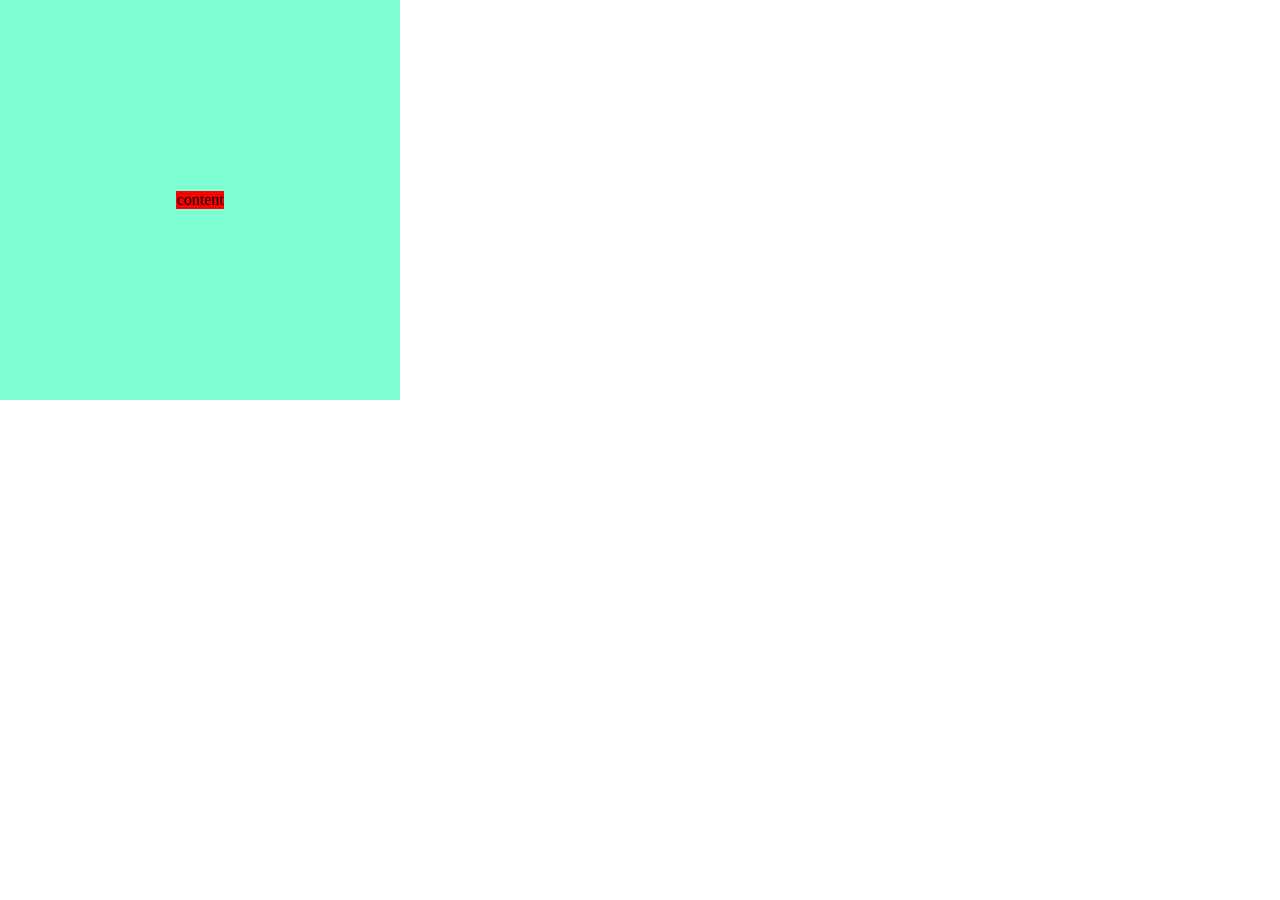
<file: index.html>
<!DOCTYPE html>
<html>

<head lang="en">
    <meta charset="UTF-8">
    <title></title>
    <link rel="stylesheet" type="text/css" href="style.css">
</head>
<style>
    .main {
        background-color: aquamarine;
        width: 400px;
        height: 400px;

        /* 关键代码 */
        display: flex;

        /* 垂直居中 */
        align-items: center;

        /* 水平居中 */
        justify-content: center;
    }

    .content {
        background-color: red;

        /* 关键代码 */

        /* 垂直居中 */

        /* 水平居中 */
    }
</style>

<body>
    <div class="body">
        <!-- css水平垂直居中 -->
        <div class="main">
            <div class="content">content</div>
        </div>
        <!-- <div class="header"></div>
        <div class="section">
            <div class="left">
                <p>9999</p>
                <p>9999</p>
                <p>9999</p>
                <p>9999</p>
                <p>9999</p>
                <p>9999</p>
                <p>9999</p>
                <p>9999</p>
                <p>9999</p>
                <p>9999</p>
                <p>9999</p>
                <p>9999</p>
                <p>9999</p>
                <p>9999</p>
                <p>9999</p>
                <p>9999</p>
                <p>9999</p>
                <p>9999</p>
                <p>9999</p>
                <p>9999</p>
                <p>9999</p>
                <p>9999</p>
                <p>9999</p>
                <p>9999</p>
            </div>
            <div class="right">right</div>
        </div>
        <div class="footer"></div> -->
    </div>
</body>

</html>
</file>
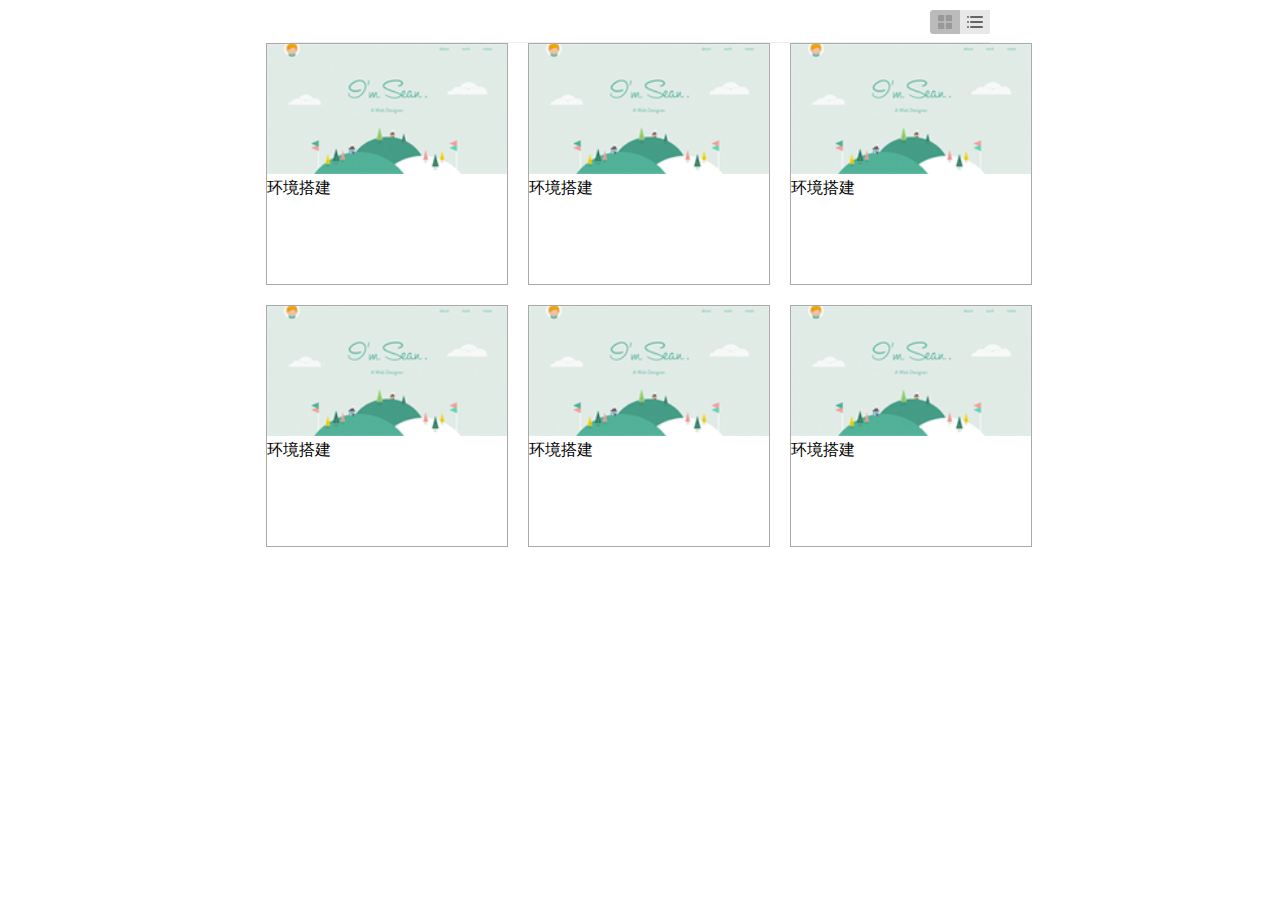
<file: ListStyle/index.html>
<!DOCTYPE html>
<html>
<head lang="en">
    <meta charset="UTF-8">
    <title></title>
    <link rel="stylesheet" type="text/css" href="style.css">
    <script src="jquery-2.1.1.min.js"></script>
    <script src="app.js"></script>
</head>
<body>
    <div class="box">
        <div class="list-box">
            <ul class="list">
                <li class="list-1" id="list-1" style="background-position: 0px -26px"></li>
                <li class="list-2" id="list-2" style="background-position: -30px -26px"></li>
            </ul>
        </div>
        <div>
            <ul class="changelist">
                <li class="list-1-o">
                    <div class="lesson-info">
                        <img src="lesson.png" style="width: 240px">
                        <span>环境搭建</span>
                    </div>
                </li>
                <li class="list-1-o">
                    <div class="lesson-info">
                        <img src="lesson.png" style="width: 240px">
                        <span>环境搭建</span>
                    </div>
                </li>
                <li class="list-1-o">
                    <div class="lesson-info">
                        <img src="lesson.png" style="width: 240px">
                        <span>环境搭建</span>
                    </div>
                </li>
                <li class="list-1-o">
                    <div class="lesson-info">
                        <img src="lesson.png" style="width: 240px">
                        <span>环境搭建</span>
                    </div>
                </li>
                <li class="list-1-o">
                    <div class="lesson-info">
                        <img src="lesson.png" style="width: 240px">
                        <span>环境搭建</span>
                    </div>
                </li>
                <li class="list-1-o">
                    <div class="lesson-info">
                        <img src="lesson.png" style="width: 240px">
                        <span>环境搭建</span>
                    </div>
                </li>
            </ul>
        </div>
    </div>

</body>
</html>
</file>
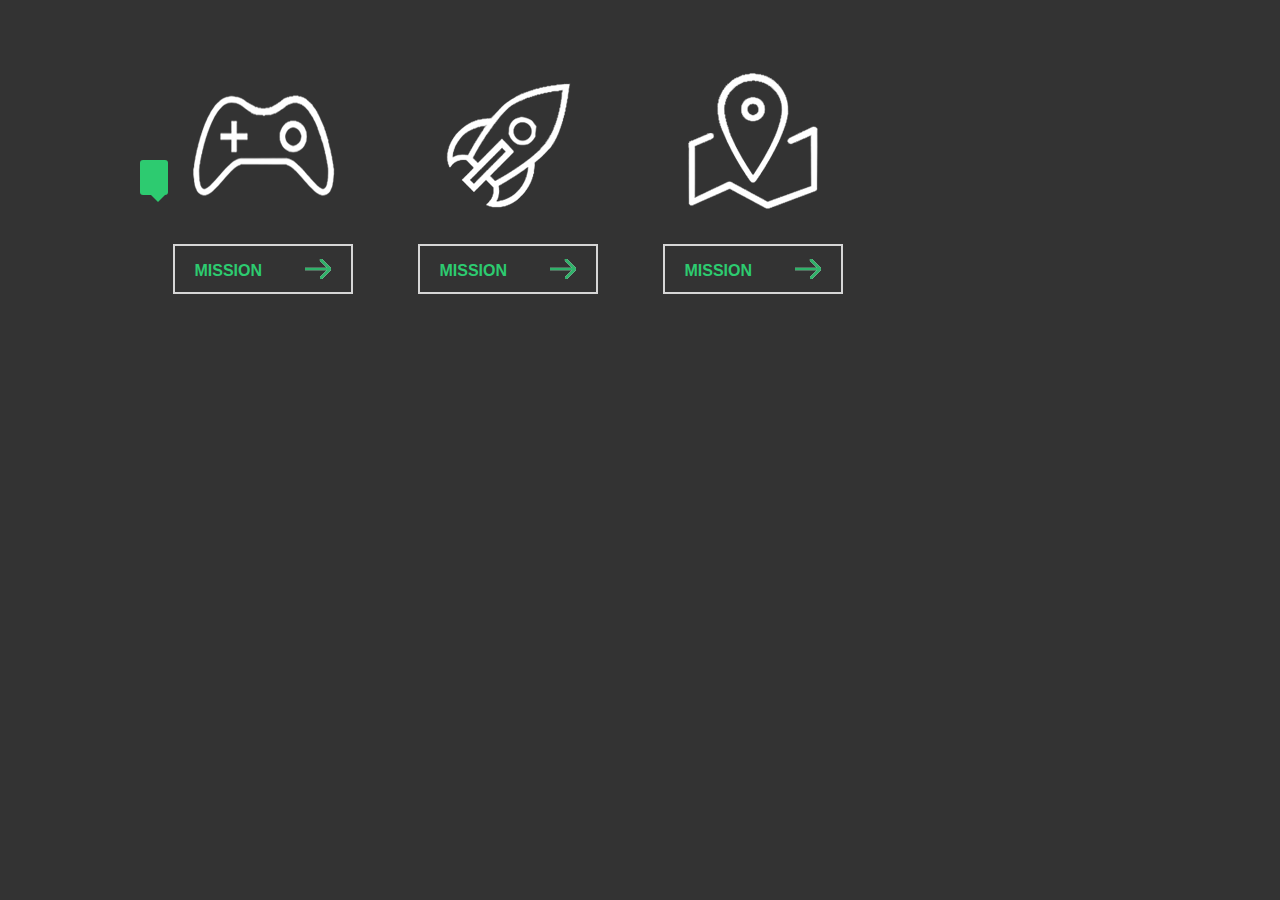
<file: MyGhost/index.html>
<!DOCTYPE html>
<html>
<head lang="en">
    <meta charset="UTF-8">
    <title></title>

    <!--
     主要知识点：
     1.transform
     2.transition
     3.box-sizing
     4.border-radius
    -->
    <link rel="stylesheet" type="text/css" href="style.css">
    <script src="jquery-2.1.1.min.js"></script>
</head>
<body>
    <div class="box">
        <div class="link link-miss">
            <span class="icon"></span>
            <a href="#" class="button" data-title="My mission is clear">
                <span class="line line-top"></span>
                <span class="line line-left"></span>
                <span class="line line-right"></span>
                <span class="line line-bottom"></span>
                MISSION
            </a>
        </div>
        <div class="link link-play">
            <span class="icon"></span>
            <a href="#" class="button" data-title="This is my palyground">
                <span class="line line-top"></span>
                <span class="line line-left"></span>
                <span class="line line-right"></span>
                <span class="line line-bottom"></span>
                MISSION
            </a>
        </div>
        <div class="link link-touch">
            <span class="icon"></span>
            <a href="#" class="button" data-title="Lets do something together">
                <span class="line line-top"></span>
                <span class="line line-left"></span>
                <span class="line line-right"></span>
                <span class="line line-bottom"></span>
                MISSION
            </a>
        </div>
        <div class="tip">
            <em></em>
            <span></span>
        </div>
    </div>
    <script>
        $(function(){
            $(".link .button").hover(function(){
                var title = $(this).attr("data-title");
                $(".tip em").text(title);
                var pos= $(this).offset().left;
                var dis = ($(".tip").outerWidth()-$(this).outerWidth())/2;
                var f = pos-dis;
                //从top 195->160向下移动
                $(".tip").css({"left":f+"px"}).animate({"top":195,"opacity":1},300);
            },function(){
                //鼠标移出去回调
              $(".tip").animate({"top":160,"opacity":0},300);
            })
        })
    </script>
</body>
</html>
</file>
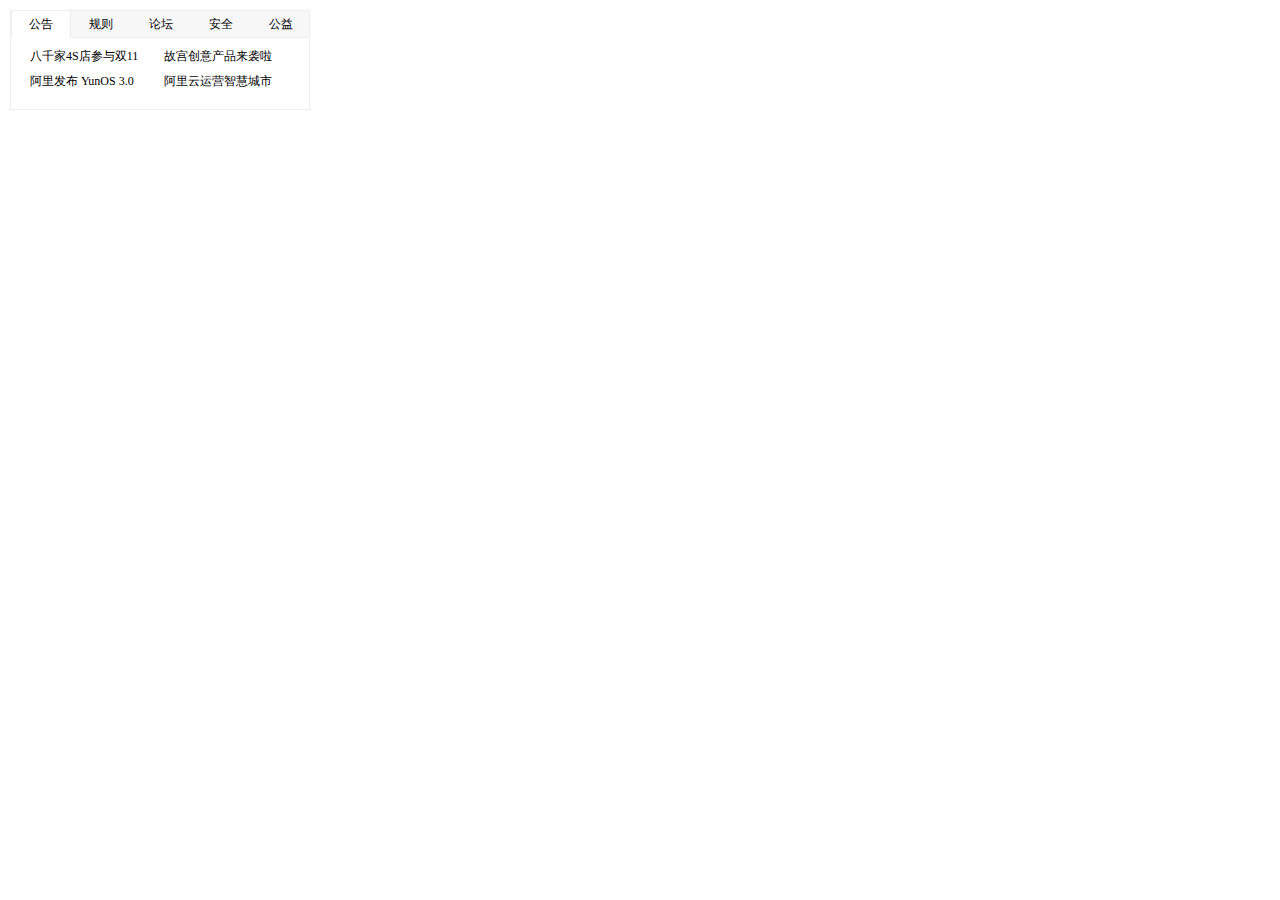
<file: MyTab/index.html>
<!DOCTYPE html>
<html>
<head lang="en">
    <meta charset="UTF-8">
    <title>Tab切换</title>
    <link type="text/css" rel="stylesheet" href="style.css">
    <script src="app.js"></script>
</head>
<body>
    <div class="tab"  id="tab">
        <div class="tab-title" id = "tab-title">
            <ul>
                <li class="select">
                    <a href="#">公告</a>
                </li>
                <li>
                    <a href="#">规则</a>
                </li>
                <li>
                    <a href="#">论坛</a>
                </li>
                <li>
                    <a href="#">安全</a>
                </li>
                <li>
                    <a href="#">公益</a>
                </li>
            </ul>
        </div>
        <div class="tab-content" id="tab-content">
            <div class="tabct" style="display: block">
                <ul>
                    <li>
                        <a href="#">八千家4S店参与双11</a>
                    </li>
                    <li>
                        <a href="#">故宫创意产品来袭啦</a>
                    </li>
                    <li>
                        <a href="#">阿里发布 YunOS 3.0</a>
                    </li>
                    <li>
                        <a href="#">阿里云运营智慧城市</a>
                    </li>
                </ul>
            </div>
            <div class="tabct"  style="display: none">
                <ul>
                    <li>
                        <a href="#">谨防假冒客服诱导退款</a>
                    </li>
                    <li>
                        <a href="#">八千家4S店参与双11</a>
                    </li>
                    <li>
                        <a href="#">八千家4S店参与双11</a>
                    </li>
                    <li>
                        <a href="#">八千家4S店参与双11</a>
                    </li>
                </ul>
            </div>
            <div class="tabct" style="display: none">
                <ul>
                    <li>
                        <a href="#">八千家4S店参与双11</a>
                    </li>
                    <li>
                        <a href="#">八千家4S店参与双11</a>
                    </li>
                    <li>
                        <a href="#">八千家4S店参与双11</a>
                    </li>
                    <li>
                        <a href="#">八千家4S店参与双11</a>
                    </li>
                </ul>
            </div>
            <div class="tabct" style="display: none">
                <ul>
                    <li>
                        <a href="#">八千家4S店参与双11</a>
                    </li>
                    <li>
                        <a href="#">八千家4S店参与双11</a>
                    </li>
                    <li>
                        <a href="#">八千家4S店参与双11</a>
                    </li>
                    <li>
                        <a href="#">八千家4S店参与双11</a>
                    </li>
                </ul>
            </div>
            <div class="tabct" style="display: none">
                <ul>
                    <li>
                        <a href="#">八千家4S店参与双11</a>
                    </li>
                    <li>
                        <a href="#">八千家4S店参与双11</a>
                    </li>
                    <li>
                        <a href="#">八千家4S店参与双11</a>
                    </li>
                    <li>
                        <a href="#">八千家4S店参与双11</a>
                    </li>
                </ul>
            </div>
        </div>
    </div>
</body>
</html>
</file>
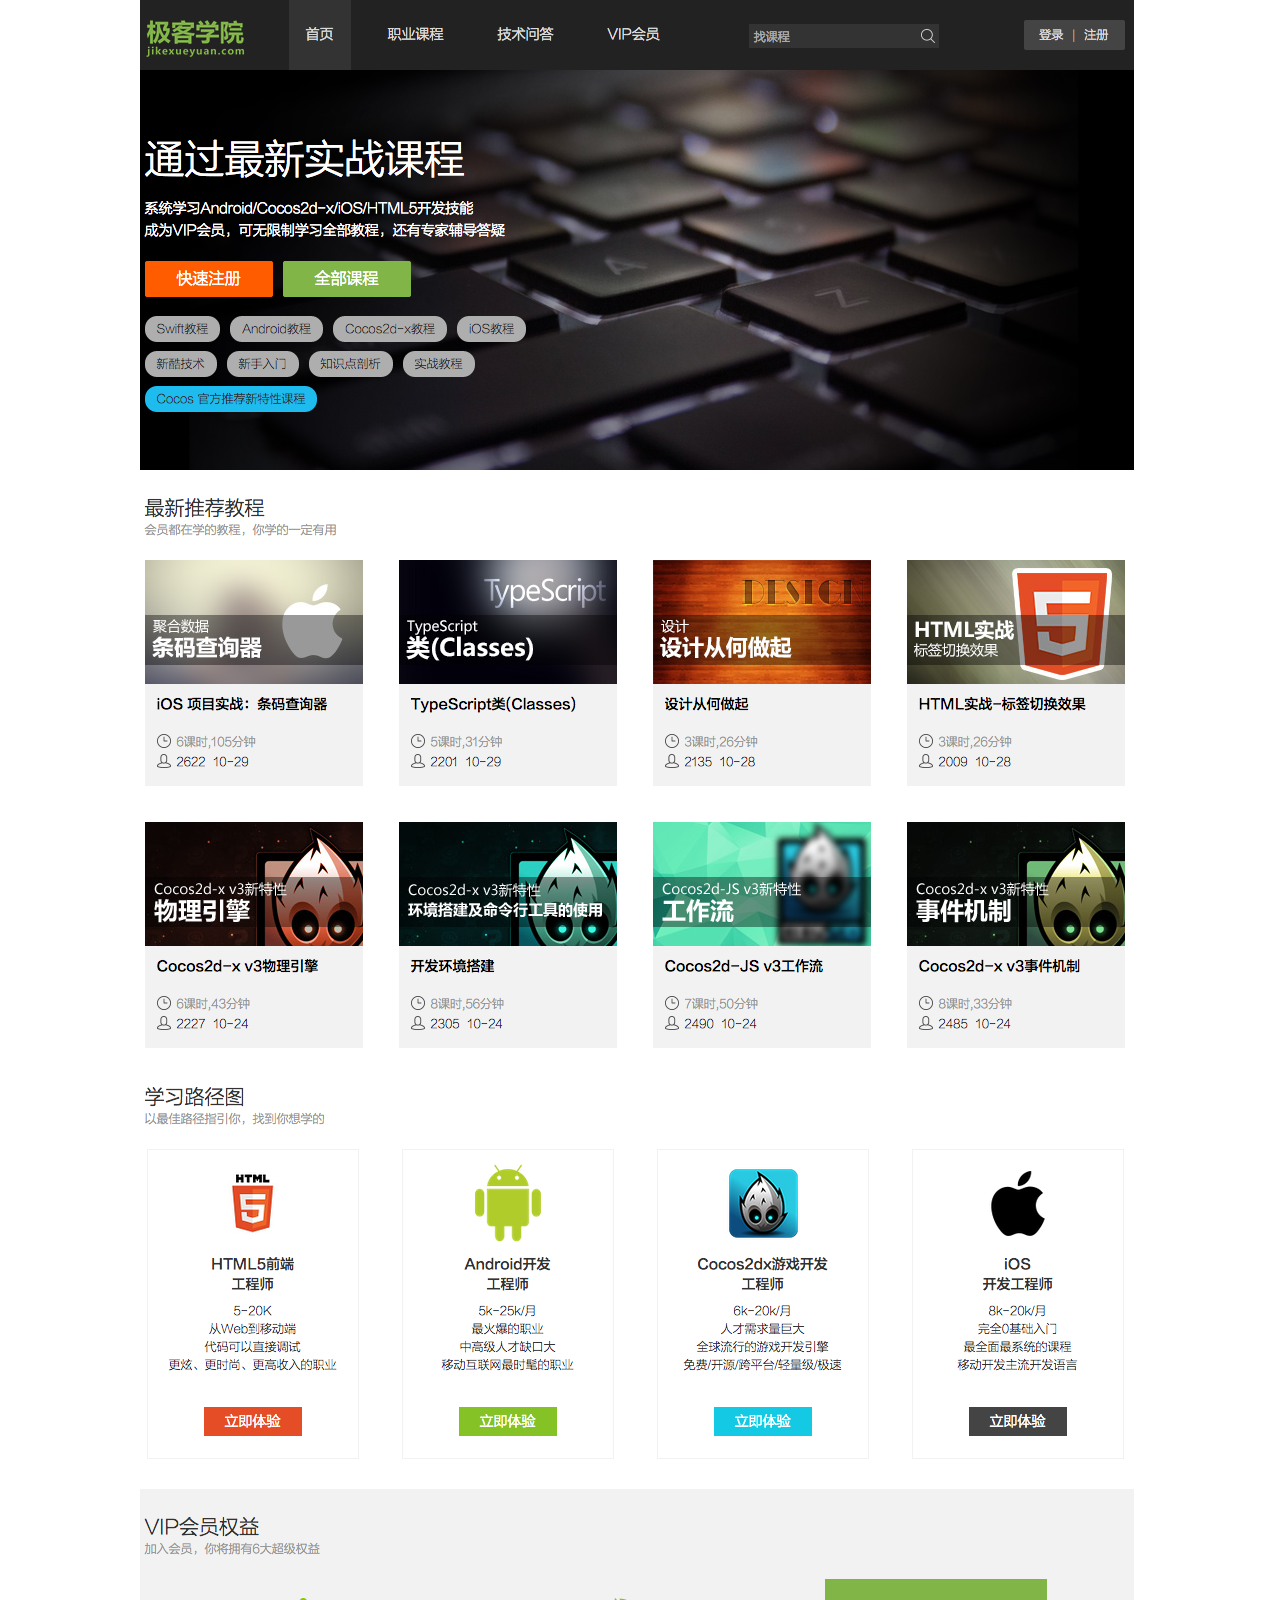
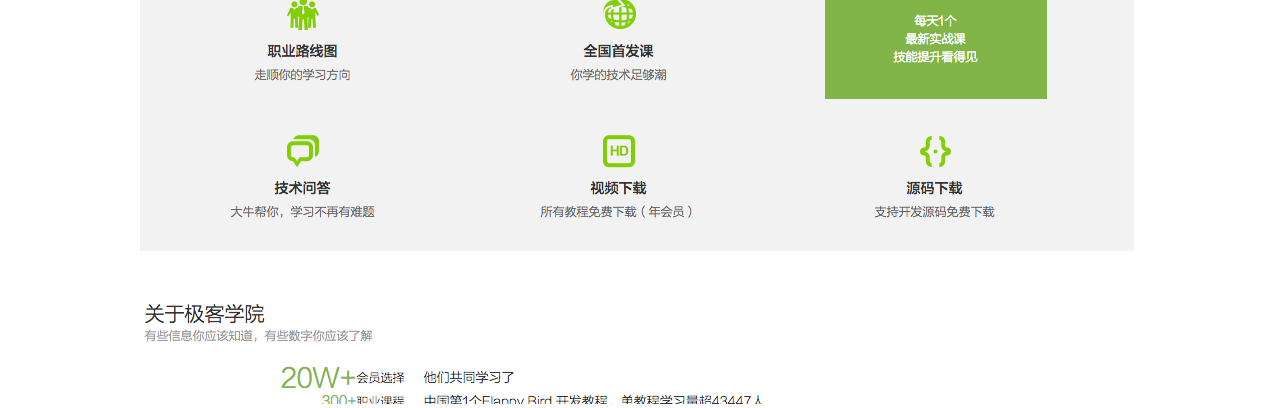
<file: Top/index.html>
<!DOCTYPE html>
<html>
<head lang="en">
    <meta charset="UTF-8">
    <title></title>
    <link rel="stylesheet" type="text/css" href="style.css">
    <script src="app.js"></script>
</head>
<body>
    <div class="box">
        <img src="jkxy.png">
    </div>
    <a style="display: none" href="javascript:;" class="btn" title="回到顶端" id="btn"></a>
</body>
</html>
</file>
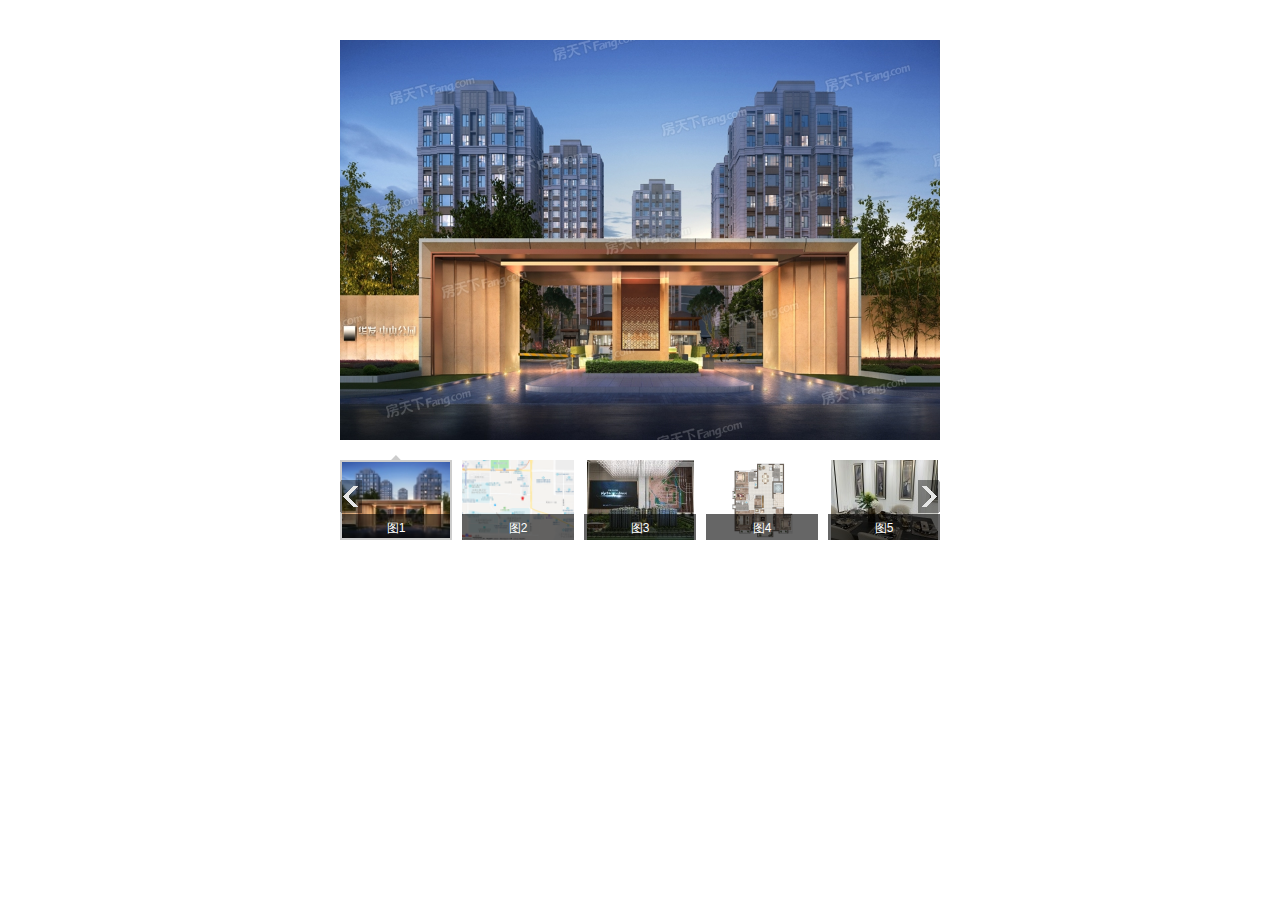
<file: Html/carousel.html>
<!DOCTYPE html>
<html lang="en">

<head>
    <meta charset="UTF-8">
    <meta name="viewport" content="width=device-width, initial-scale=1.0">
    <title>Carousel</title>
    <link rel="stylesheet" href="../css/reset.css">
</head>
<style>
    .box-content {
        width: 600px;
        margin: 40px auto;
    }

    .carousel-show {
        margin-bottom: 20px;
    }

    .carousel-show .item-list,
    .carousel-show .item-list .banner-position {
        position: relative;
        width: 600px;
        height: 400px;
        overflow: hidden;
    }

    .carousel-show .item-list li {
        display: none;
        position: absolute;
        top: 0;
        left: 0;
        width: 600px;
        height: 400px;
        background-color: #ddd;
    }

    .carousel-show .item-list img {
        position: absolute;
        top: 0;
        left: 0;
        right: 0;
        bottom: 0;
        height: 400px;
        margin: auto;

    }

    .carousel-wrap {
        position: relative;
        width: 600px;
        height: 80px;
    }

    .carousel-wrap .current {
        position: absolute;
        left: 0;
        top: -5px;
        width: 112px;
        height: 85px;
        background: url("../images/carousel-cur.png") no-repeat center center;
        cursor: pointer;
        z-index: 103;
    }

    .carousel-container {
        position: relative;
        width: 600px;
        height: 80px;
        text-align: center;
        overflow: hidden;
    }

    .carousel-container .carousel-list {
        position: absolute;
        width: 800px;
        height: 80px;
        left: 0;
    }

    .carousel-container .carousel-list li {
        position: relative;
        float: left;
        cursor: pointer;
        width: 112px;
        height: 80px;
        margin-right: 10px;
        overflow: hidden;
    }

    .carousel-container .carousel-list li em {
        position: absolute;
        bottom: 0;
        left: 0;
        width: 112px;
        height: 26px;
        background-color: #000;
        opacity: 0.6;
        z-index: 102;
    }

    .carousel-container .carousel-list li p {
        position: absolute;
        bottom: 0;
        width: 112px;
        height: 26px;
        line-height: 26px;
        text-align: center;
        z-index: 103;
    }

    .carousel-container .carousel-list li p a {
        color: #fff;
        font-size: 12px;
    }

    .carousel-container .carousel-list li img {
        position: absolute;
        top: 0;
        left: 0;
        right: 0;
        bottom: 0;
        margin: auto;
        height: 80px;
        z-index: 100;
    }

    .carousel-container .carousel-list li img:hover {
        transform: scale(1.05);
        transition: all .3s ease;
        -webkit-transition: all .3s ease;
        -moz-transition: all .3s ease;
        -ms-transition: all .3s ease;
        -o-transition: all .3s ease;
    }

    .carousel-container .arrow {
        position: absolute;
        width: 22px;
        height: 33px;
        z-index: 104;
        background: url("../images/arrow.png");
    }

    .carousel-container .arrow.next {
        background-position: -23px 0;
        top: 20px;
        right: 0;
    }

    .carousel-container .arrow.next:hover {
        background-position: -23px -34px;
    }

    .carousel-container .arrow.previous {
        background-position: 0 0;
        top: 20px;
        left: 0;
    }

    .carousel-container .arrow.previous:hover {
        background-position: 0 -34px;
    }

    .carousel-container .current {
        position: absolute;
        left: 0;
        width: 114px;
        height: 84px;
        border: 2px solid #ddd;
    }
</style>

<body>
    <div class="box-content">
        <div class="carousel-show">
            <ul class="item-list" id="carouselShowList">
                <li>
                    <div class="banner-position">
                        <a href="javascript:;">
                            <img src="../images/1400x933_1.jpg" alt="">
                        </a>
                    </div>
                </li>
                <li>
                    <div class="banner-position">
                        <a href="javascript:;">
                            <img src="../images/1400x933_2.png" alt="">
                        </a>
                    </div>
                </li>
                <li>
                    <div class="banner-position">
                        <a href="javascript:;">
                            <img src="../images/1400x933_3.jpg" alt="">
                        </a>
                    </div>
                </li>
                <li>
                    <div class="banner-position">
                        <a href="javascript:;">
                            <img src="../images/1400x933_4.png" alt="">
                        </a>
                    </div>
                </li>
                <li>
                    <div class="banner-position">
                        <a href="javascript:;">
                            <img src="../images/1400x933_5.jpg" alt="">
                        </a>
                    </div>
                </li>
                <li>
                    <div class="banner-position">
                        <a href="javascript:;">
                            <img src="../images/1400x933_6.jpg" alt="">
                        </a>
                    </div>
                </li>
                <li>
                    <div class="banner-position">
                        <a href="javascript:;">
                            <img src="../images/1400x933_7.jpg" alt="">
                        </a>
                    </div>
                </li>
                <li>
                    <div class="banner-position">
                        <a href="javascript:;">
                            <img src="../images/1400x933_8.jpg" alt="">
                        </a>
                    </div>
                </li>
                <li>
                    <div class="banner-position">
                        <a href="javascript:;">
                            <img src="../images/1400x933_9.png" alt="">
                        </a>
                    </div>
                </li>
            </ul>
        </div>
        <div class="carousel-wrap">
            <div class="current" id="carouselCurrent"></div>
            <div class="carousel-container" id="carouselContainer">
                <ul class="carousel-list" id="carouselList">
                    <li>
                        <p><a href="javascript:;">图1</a></p>
                        <em></em>
                        <img src="../images/112x80_1.jpg" alt="">
                    </li>
                    <li>
                        <p><a href="javascript:;">图2</a></p>
                        <em></em>
                        <img src="../images/112x80_2.png" alt="">
                    </li>
                    <li>
                        <p><a href="javascript:;">图3</a></p>
                        <em></em>
                        <img src="../images/112x80_3.jpg" alt="">
                    </li>
                    <li>
                        <p><a href="javascript:;">图4</a></p>
                        <em></em>
                        <img src="../images/112x80_4.png" alt="">
                    </li>
                    <li>
                        <p><a href="javascript:;">图5</a></p>
                        <em></em>
                        <img src="../images/112x80_5.jpg" alt="">
                    </li>
                    <li>
                        <p><a href="javascript:;">图6</a></p>
                        <em></em>
                        <img src="../images/112x80_6.jpg" alt="">
                    </li>
                    <li>
                        <p><a href="javascript:;">图7</a></p>
                        <em></em>
                        <img src="../images/112x80_7.jpg" alt="">
                    </li>
                    <li>
                        <p><a href="javascript:;">图8</a></p>
                        <em></em>
                        <img src="../images/112x80_8.jpg" alt="">
                    </li>
                    <li>
                        <p><a href="javascript:;">图9</a></p>
                        <em></em>
                        <img src="../images/112x80_9.png" alt="">
                    </li>
                </ul>
                <a href="javascript:;" class="arrow previous" id="arrowPrev"></a>
                <a href="javascript:;" class="arrow next" id="arrowNext"></a>
            </div>
        </div>
    </div>
</body>
<script src="../JavaScript/jquery.min.js" type="text/javascript"></script>
<script>
    $(document).ready(function () {
        let index = 0;
        let isMoveOver = true;
        let arrowPrev = $('#arrowPrev');
        let arrowNext = $('#arrowNext');
        let carouselList = $('#carouselList');
        let carouselCurrent = $('#carouselCurrent');
        let carouselListItems = $('#carouselList li');
        let listLength = carouselListItems.length; //轮播总数
        let showLength = 5; // 显示个数
        let stepWidth = 122; // 每个轮播长度
        let fixCurPonit = (showLength - 1) * stepWidth; //488
        let pointCurWidth = stepWidth - (listLength - showLength) * stepWidth;
        let pointPicWidth = (showLength - listLength) * stepWidth;

        //初始化图片列表实际长度
        carouselList.css('width', (listLength + 1) * 112 + 'px');

        showCurrentCarousel(index);

        function showCurrentCarousel(index) {
            $('#carouselShowList li').css({
                display: 'none'
            });
            $('#carouselShowList li').eq(index).css({
                display: 'block'
            });
        }

        carouselListItems.each(function (index) {
            $(this).click(function () {
                let itemOffset = parseInt($(this).offset().left);
                let wrapOffset = parseInt($('#carouselContainer').offset().left);
                let newLeft = itemOffset - wrapOffset;
                carouselCurrent.css('left', newLeft);
                showCurrentCarousel(index);
            });
        });

        arrowPrev.click(function () {
            if (isMoveOver) {
                movePrev();
            }
        });
        arrowNext.click(function () {
            if (isMoveOver) {
                moveNext();
            }
        });

        function resetMoveOver() {
            isMoveOver = true;
        }

        function movePrev() {
            isMoveOver = false;
            let picLeft = parseFloat(carouselList.css('left'));
            let curLeft = parseFloat(carouselCurrent.css('left'));
            if (curLeft > 0 && curLeft <= fixCurPonit) {
                index--;
                let newCurLeft = curLeft - stepWidth;
                //carouselCurrent.css('left', `${newCurLeft}px`);
                carouselCurrent.animate({ left: `${newCurLeft}px` }, 300, resetMoveOver);
            } else if (picLeft === 0 && curLeft === 0) {
                index = listLength - 1;
                carouselCurrent.css('left', `${fixCurPonit}px`);
                carouselList.css('left', `${pointPicWidth}px`);
                isMoveOver = true;
            } else {
                index--;
                let newPicLeft = picLeft + stepWidth;
                //carouselList.css('left', `${newPicLeft}px`);
                carouselList.animate({ left: `${newPicLeft}px` }, 300, resetMoveOver)
            }
            showCurrentCarousel(index);
        }

        function moveNext() {
            isMoveOver = false;
            let picLeft = parseFloat(carouselList.css('left'));
            let curLeft = parseFloat(carouselCurrent.css('left'));
            if (picLeft < pointCurWidth && curLeft < fixCurPonit) {
                index++;
                let newCurLeft = curLeft + stepWidth;
                //carouselCurrent.css('left', `${newCurLeft}px`);
                carouselCurrent.animate({ left: `${newCurLeft}px` }, 300, resetMoveOver);
            } else if (picLeft === pointPicWidth && curLeft === fixCurPonit) {
                index = 0;
                carouselCurrent.css('left', '0');
                carouselList.css('left', '0');
                isMoveOver = true;
            } else {
                index++;
                let newPicLeft = picLeft - stepWidth;
                //carouselList.css('left', `${newPicLeft}px`);
                carouselList.animate({ left: `${newPicLeft}px` }, 300, resetMoveOver)
            }
            showCurrentCarousel(index);
        }
    })
</script>

</html>
</file>
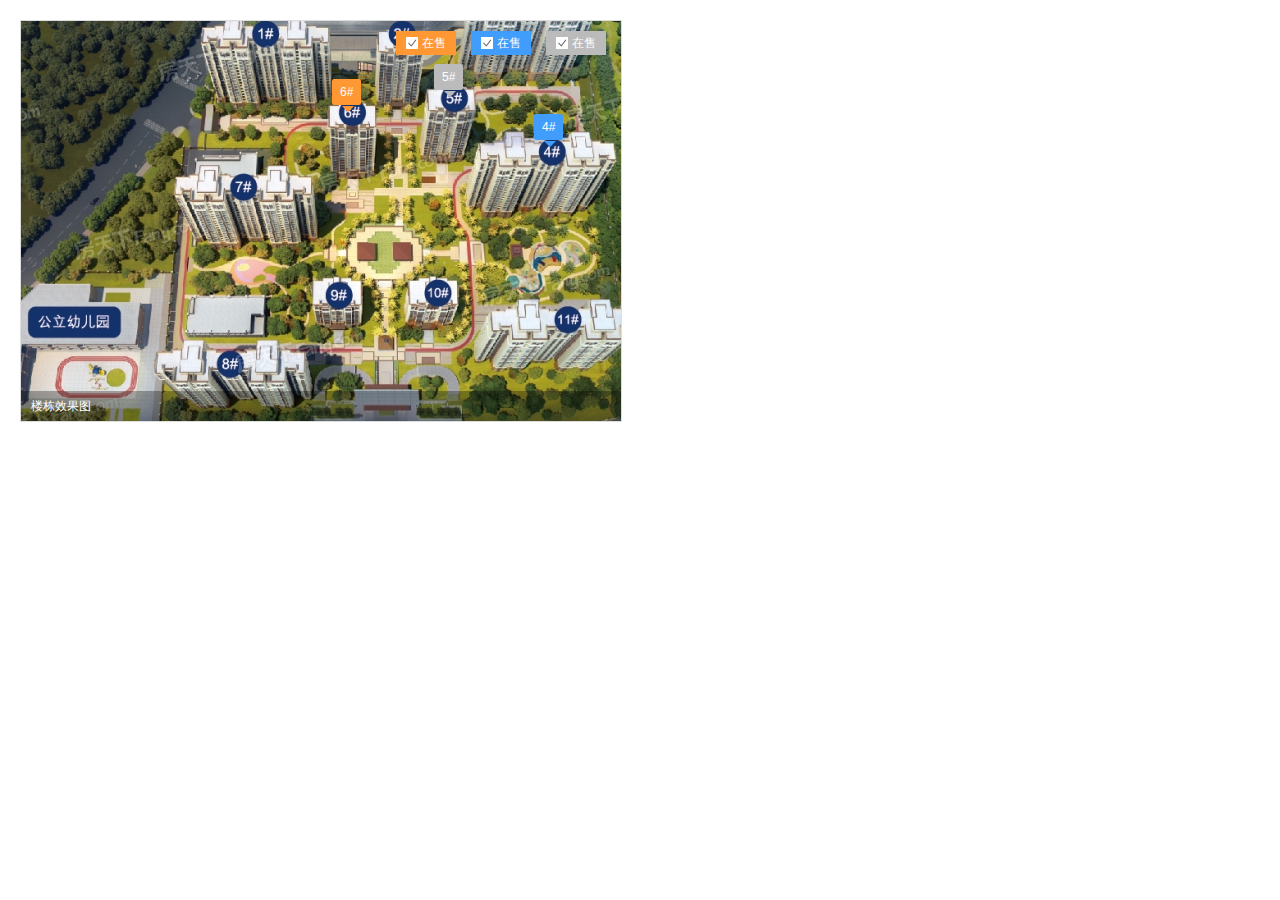
<file: Html/sand.html>
<!DOCTYPE html>
<html lang="en">

<head>
    <meta charset="UTF-8">
    <meta name="viewport" content="width=device-width, initial-scale=1.0">
    <title>沙盘图</title>
    <link rel="stylesheet" href="../css/reset.css">
</head>
<style>
    .sand-container {
        min-height: 120px;
        padding: 20px;
    }

    .sand-content {
        position: relative;
        width: 600px;
        height: 400px;
        overflow: hidden;
        cursor: move;
        border: 1px solid #ddd;
    }

    .sand-state {
        position: absolute;
        top: 10px;
        right: 0;
        font-size: 0;
        z-index: 103;
    }

    .sand-state ul li {
        position: relative;
        display: inline-block;
        cursor: pointer;
        width: 45px;
        height: 24px;
        line-height: 24px;
        text-align: center;
        font-size: 12px;
        margin-right: 15px;
        padding-left: 15px;
        color: #fff;
    }

    .sand-state ul li i {
        position: absolute;
        top: 6px;
        left: 10px;
        width: 10px;
        height: 10px;
        background-color: #fff;
        border: 1px solid #fff;
    }

    .sand-state ul li i.checked {
        background: url("../images/state-checked.png") no-repeat center center;
    }

    .sand-state ul li.solding {
        background-color: #FF9832;
    }

    .sand-state ul li.unsold {
        background-color: #409DFB;
    }

    .sand-state ul li.solded {
        background-color: #BBB;
    }

    .sand-content .sand-picture {
        position: relative;
        width: 900px;
        height: 600px;
    }

    .sand-picture .sand-icon {
        position: absolute;
        cursor: pointer;
    }

    .sand-picture .sand-icon a {
        font-size: 12px;
        padding: 6px 8px;
        border-radius: 2px;
        color: #fff;
    }

    .sand-picture .sand-icon a.unsold {
        background-color: #409DFB;
    }

    .sand-picture .sand-icon a.solding {
        background-color: #FF9832;
    }

    .sand-picture .sand-icon a.solded {
        background-color: #BBB;
    }

    .sand-picture .sand-icon:hover a {
        background-color: #ff3333;
    }

    .sand-picture .sand-icon:hover a i {
        border-color: #ff3333 transparent transparent;
    }

    .sand-picture .sand-icon a i {
        position: absolute;
        top: 24px;
        left: 10px;
        display: block;
        border-style: solid;
        border-width: 6px 6px 0;
    }

    .sand-picture .sand-icon .unsold i {
        border-color: #409DFB transparent transparent;
    }

    .sand-picture .sand-icon .solding i {
        border-color: #FF9832 transparent transparent;
    }

    .sand-picture .sand-icon .solded i {
        border-color: #BBB transparent transparent;
    }

    /*4*/
    .sand-picture .sand-icon-4 {
        top: 245px;
        left: 612px;
    }

    /*5*/
    .sand-picture .sand-icon-5 {
        top: 195px;
        left: 512px;
    }

    /*6*/
    .sand-picture .sand-icon-6 {
        top: 210px;
        left: 410px;
    }

    .sand-memo {
        position: absolute;
        bottom: 0;
        left: 0;
        width: 600px;
        height: 30px;
        line-height: 30px;
        font-size: 12px;
        color: #fff;
    }
    .sand-memo .memo-bg {
        height: 30px;
        opacity: .3;
        background-color: #000;
    }

    .sand-memo span {
        position: absolute;
        bottom: 0;
    }
    .sand-memo span.memo-text {
        left: 10px;
    }
    .sand-memo span.memo-hover {
        display: none;
        right: 10px;
    }

    .sand-content:hover .sand-memo span.memo-hover {
        display: block;
    }
</style>

<body>
    <div class="box-wrap">
        <!--沙盘图 begin-->
        <div class="box-sand">
            <div class="sand-container clearfix">
                <div class="sand-content fl" id="sandContent">
                    <div class="sand-state">
                        <ul>
                            <li class="solding">
                                <i class="checked"></i>
                                <span>在售</span>
                            </li>
                            <li class="unsold">
                                <i class="checked"></i>
                                <span>在售</span>
                            </li>
                            <li class="solded">
                                <i class="checked"></i>
                                <span>在售</span>
                            </li>
                        </ul>
                    </div>
                    <div class="sand-picture" id="sandPicture">
                        <img src="../images/sand_900x600c.jpg" alt="">
                        <div class="sand-icon sand-icon-4">
                            <a href="" class="unsold">
                                <span>4#</span>
                                <i></i>
                            </a>
                        </div>
                        <div class="sand-icon sand-icon-5">
                            <a href="" class="solded">
                                <span>5#</span>
                                <i></i>
                            </a>
                        </div>
                        <div class="sand-icon sand-icon-6">
                            <a href="" class="solding">
                                <span>6#</span>
                                <i></i>
                            </a>
                        </div>
                    </div>
                    <div class="sand-memo">
                        <div class="memo-bg"></div>
                        <span class="memo-text">楼栋效果图</span>
                        <span class="memo-hover">拖动图片可以查看其它楼栋信息</span>
                    </div>
                </div>
                <div class="sand-info fr"></div>
            </div>
        </div>
        <!--沙盘图 end-->
    </div>
</body>
<script type="text/javascript" src="../JavaScript/jquery.min.js"></script>
<script type="text/javascript" src="../JavaScript/common.js"></script>
<script>
    $(document).ready(function () {
        /*沙盘图*/
        let child = $('#sandPicture');
        justifyPicture(child);
        dragPicture(child);
    });
</script>

</html>
</file>
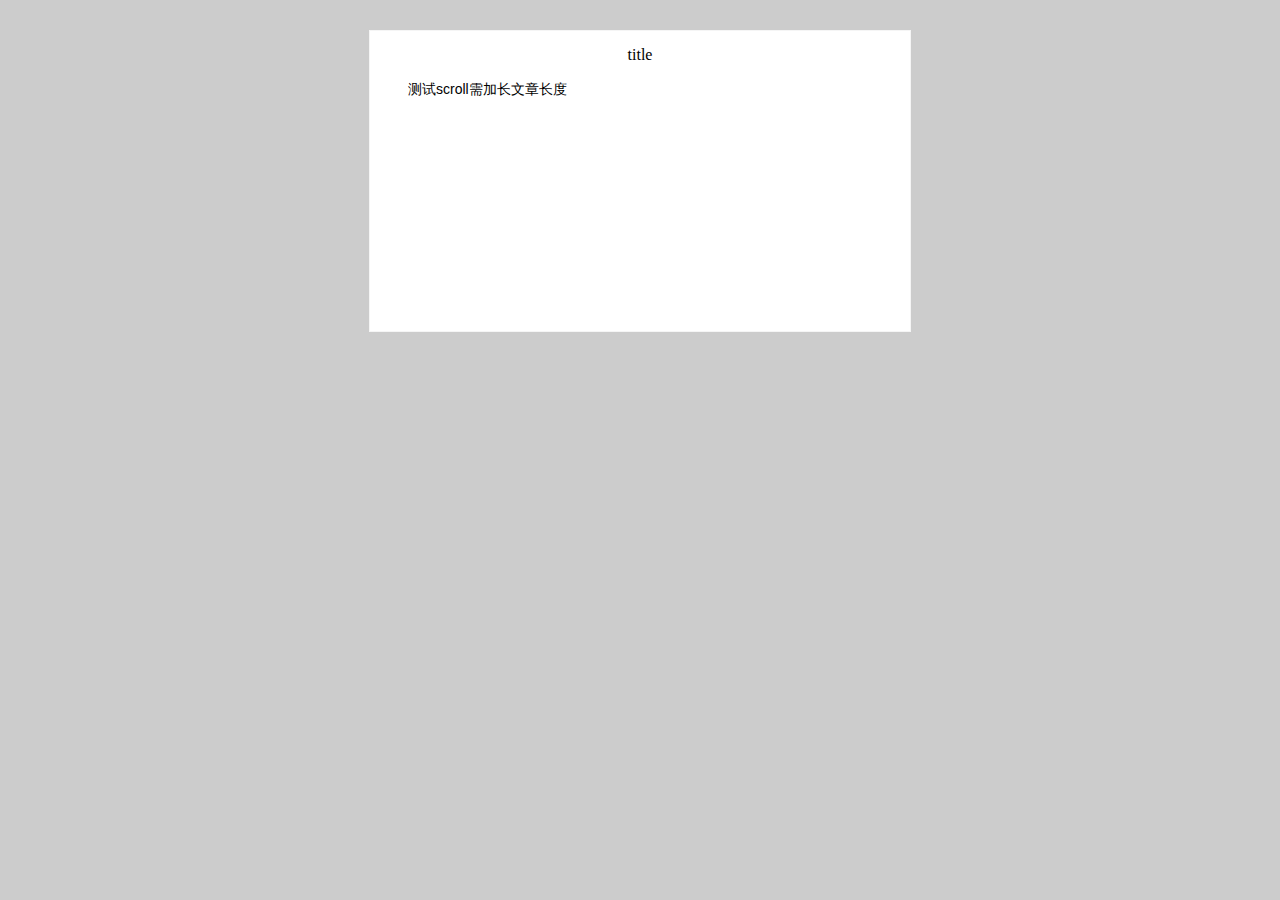
<file: Html/scroll.html>
<!DOCTYPE html>
<html lang="en">

<head>
    <meta charset="UTF-8">
    <meta name="viewport" content="width=device-width, initial-scale=1.0">
    <title>自定义滚动条</title>
    <link rel="stylesheet" href="../css/reset.css">
    <style type="text/css">
        body {
            background-color: #ccc;
        }

        .scroll-wrap {
            width: 540px;
            margin: 30px auto;
            border: 1px solid #f5f5f5;
            background-color: #fff;
        }

        .scroll-box {
            position: relative;
            width: 100%;
            height: 300px;
        }

        .scroll-box .scroll-content {
            height: 100%;
            padding: 0 10px;
            overflow: hidden;
        }

        .scroll-box:hover .scroll-bar {
            display: block;
        }

        .scroll-box .scroll-content h3 {
            font: 16px/3 "Microsoft Yahei";
            text-align: center;
        }

        .scroll-box .scroll-content p {
            font-size: 14px;
            line-height: 20px;
            text-indent: 2em;
            margin-bottom: 10px;
        }

        .scroll-box .scroll-bar {
            display: none;
            position: absolute;
            top: 0;
            right: 0;
            width: 5px;
            height: 100%;
            background-color: #fff;
        }

        .scroll-box .scroll-bar .scroll-slider {
            position: absolute;
            top: 0;
            left: 1px;
            width: 3px;
            border-radius: 25%;
            background-color: #ddd;
        }
    </style>
</head>

<body>
    <div class="scroll-wrap">
        <!-- 滚动内容区 -->
        <div class="scroll-box">
            <div class="scroll-content">
                <h3>title</h3>
                <p>测试scroll需加长文章长度</p>
            </div>
            <div class="scroll-bar">
                <!-- 滚动滑块 -->
                <div class="scroll-slider"></div>
            </div>
        </div>
    </div>
</body>
<script src="../JavaScript/jquery.min.js"></script>
<script>

    (function (win, doc, $) {
        function CustomScrollBar(options) {
            this._init(options);
        }
        $.extend(CustomScrollBar.prototype, {
            // this -> CustomScrollBar
            _init: function (options) {
                let _this = this;
                _this.options = {
                    scrollDir: 'y', //滚动方向
                    contentSelector: '', //滚动内容区选择器（样式带有overflow为hidden的）
                    barSeletor: '', //滚动条选择器
                    sliderSelector: '',  //滚水滑块选择器
                    wheelStep: 10 //滚轮步长
                }
                $.extend(true, _this.options, options || {}); //深拷贝的方式合并两个对象
                _this._initDomEvent();
                return _this;
            },
            _initSliderHeight: function () {
                let _this = this;
                let sliderHeight;
                let contentHeight = _this.$scrollContent.height();
                let contentTotalHeight = _this.$scrollContent[0].scrollHeight;
                let offsetHeight = contentTotalHeight - contentHeight;
                if (offsetHeight <= 0) {
                    sliderHeight = 0;
                } else {
                    sliderHeight = contentHeight  * contentHeight / contentTotalHeight
                }
                _this.$scrollSlider.height(`${sliderHeight}px`);
                return _this;
            },
            _initDomEvent: function () {
                let opts = this.options;
                // 获取相应Jquery对象
                this.$scrollContent = $(opts.contentSelector);
                this.$scrollSlider = $(opts.sliderSelector);
                this.$scrollBar = opts.barSeletor ? $(opts.barSeletor) : _this.$scrollSlider.parent();
                this.$doc = $(doc);
                this._initSliderHeight();
                //this._initSliderDragEvent();
                this._bindMousewheel();
                this._bindContentScroll();
            },
            _initSliderDragEvent: function () {
                let _this = this;
                let slider = _this.$scrollSlider;
                let sliderElement = slider[0];
                if (sliderElement) {
                    let doc = _this.$doc;
                    let startScrollTop;
                    let startPagePosition;
                    let contentBarRate;
                    function mousemoveHandler(sliderEvent) {
                        event.preventDefault();
                        //判断是否按下鼠标
                        if (startPagePosition == null) {
                            return;
                        }
                        // 内容可移动距离/滑块可移动距离 = 内容移动距离/滑块移动距离
                        let endPagePosition = sliderEvent.pageY
                        let sliderMoveDistance = endPagePosition - startPagePosition;
                        let contentMoveDistance = contentBarRate * sliderMoveDistance;
                        let endScrollTop = startScrollTop + contentMoveDistance;
                        _this.scrollTo(endScrollTop);
                    }
                    slider.on('mousedown', function (sliderEvent) {
                        event.preventDefault();
                        startPagePosition = event.pageY; //clientY
                        //获取可视区Top到移出可视区Top的距离
                        startScrollTop = _this.$scrollContent.scrollTop();
                        //获取内容可滚动高度与滑块可滚动高度比率
                        contentBarRate = _this.getContentMaxMovableDistance() / _this.getSliderMaxMovableDistance();
                        //.scroll命名空间，防止停止doc事件
                        doc.on('mousemove.scroll', mousemoveHandler)
                            .on('mouseup.scroll', function () {
                                doc.off('.scroll');
                            })
                    });
                }
                return _this;
            },
            //监听滚动内容，同步滑块位置
            _bindContentScroll: function () {
                let _this = this;
                _this.$scrollContent.on('scroll', function () {
                    let sliderElement = _this.$scrollSlider && _this.$scrollSlider[0];
                    if (sliderElement) {
                        sliderElement.style.top = _this.getSliderPosition() + 'px';
                    }
                })
                return _this;
            },
            //监听滚轮事件
            _bindMousewheel: function () {
                let _this = this;
                let scrollContent = _this.$scrollContent;
                scrollContent.bind('mousewheel DOMMouseScroll', function (contentEvent) {
                    contentEvent.preventDefault();
                    let originEvent = contentEvent.originalEvent;
                    //滚动幅度：wheelDelta 其他浏览器120， Firefox:3
                    let wheelRange = originEvent.wheelDelta ? -originEvent.wheelDelta / 120 : (originEvent.detail || 0) / 3;
                    let startScrollTop = scrollContent.scrollTop();
                    let wheelMoveDistance = wheelRange * _this.options.wheelStep;
                    _this.scrollTo(startScrollTop + wheelMoveDistance);
                });
                return _this;
            },
            //计算当前滑块位置
            getSliderPosition: function () {
                let _this = this;
                // 滑块移动距离/滑块可移动距离 = 内容移动距离/内容可移动距离
                let sliderMaxMovableDistance = _this.getSliderMaxMovableDistance();
                let contentMaxMovableDistance = _this.getContentMaxMovableDistance();
                let contentMoveDistance = _this.$scrollContent.scrollTop();
                let sliderMoveDistance = sliderMaxMovableDistance * contentMoveDistance / contentMaxMovableDistance;
                return Math.min(sliderMaxMovableDistance, sliderMoveDistance)
            },
            //获取内容可滚动高度 = 内容总高度 - 内容可视区高度
            getContentMaxMovableDistance: function () {
                let _this = this;
                let contentHeight = _this.$scrollContent.height();
                let contentTotalHeight = _this.$scrollContent[0].scrollHeight;
                return Math.max(contentHeight, contentTotalHeight) - contentHeight
            },
            // 获取滑块可移动高度 = 滚动条高度 - 滑块高度
            getSliderMaxMovableDistance: function () {
                let _this = this;
                let barHeight = _this.$scrollBar.height();
                let sliderHeight = _this.$scrollSlider.height();
                return barHeight - sliderHeight;
            },
            scrollTo: function (endScrollTop) {
                let _this = this;
                _this.$scrollContent.scrollTop(endScrollTop);
            }
        })
        win.CustomScrollBar = CustomScrollBar;
    })(window, document, jQuery)
    new CustomScrollBar({
        contentSelector: '.scroll-content',
        barSeletor: '.scroll-bar',
        sliderSelector: '.scroll-slider'
    })
</script>

</html>
</file>
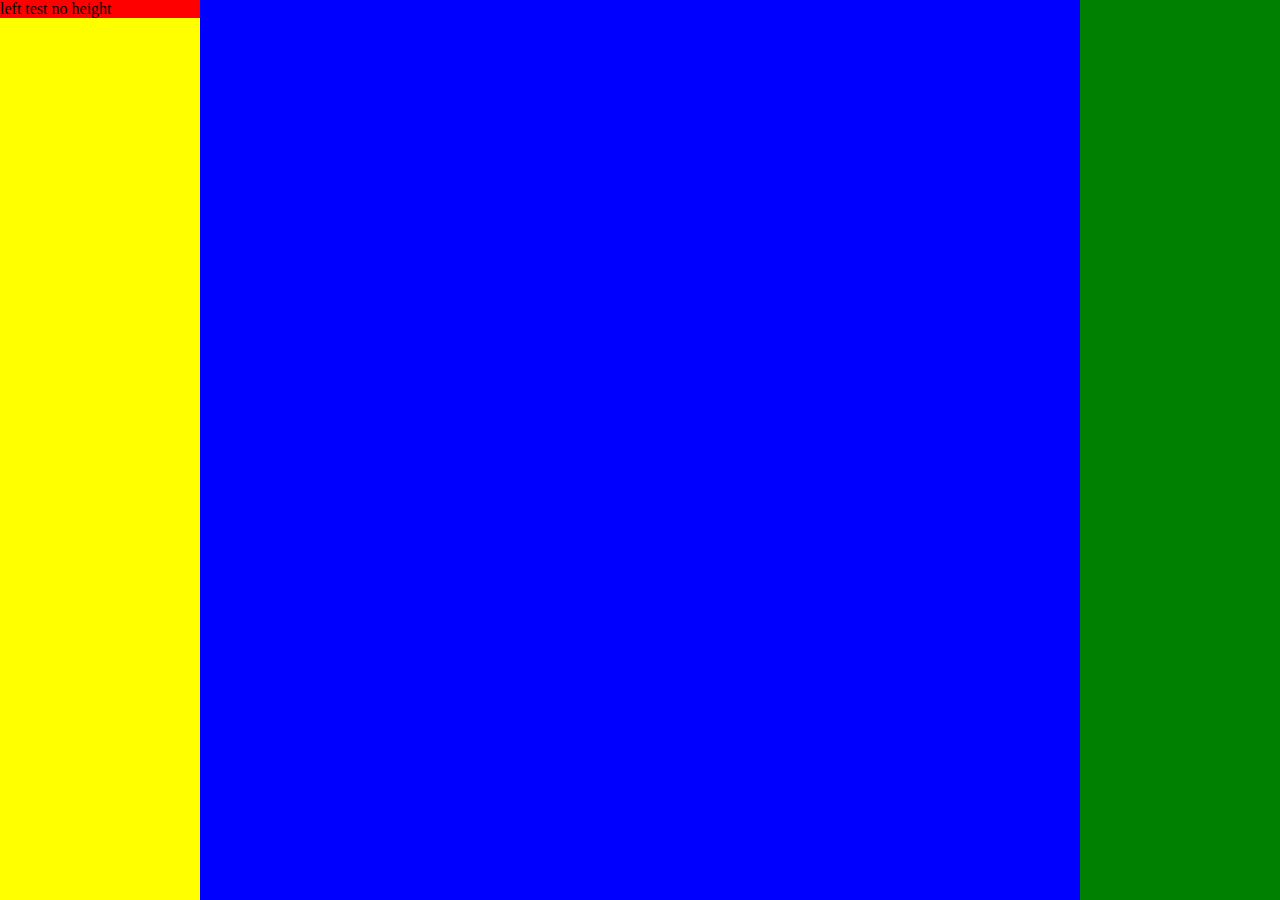
<file: layout/float_margin.html>
<!DOCTYPE html>
<html lang="en">
<head>
    <meta charset="UTF-8">
    <meta name="viewport" content="width=device-width, initial-scale=1.0">
    <title>Document</title>
</head>
<body>
    <div class="container">
        <div class="left">left test no height</div>
        <div class="right"></div>
        <div class="middle"></div>
    </div>
</body>
<style>
    html, body {
        width: 100%;
        height: 100%;
        padding: 0;
        margin: 0;
    }
    .container {
        height: 100%;
        background-color: yellow;
    }
    .left {
        float: left;
        width: 200px;
        background-color: red;
    }
    .right {
        float: right;
        width: 200px;
        height: 100%;
        background-color: green;
    }

    .middle {
        margin-left: 200px;
        margin-right: 200px;
        height: 100%;
        background-color: blue;
    }
    
</style>
</html>
</file>
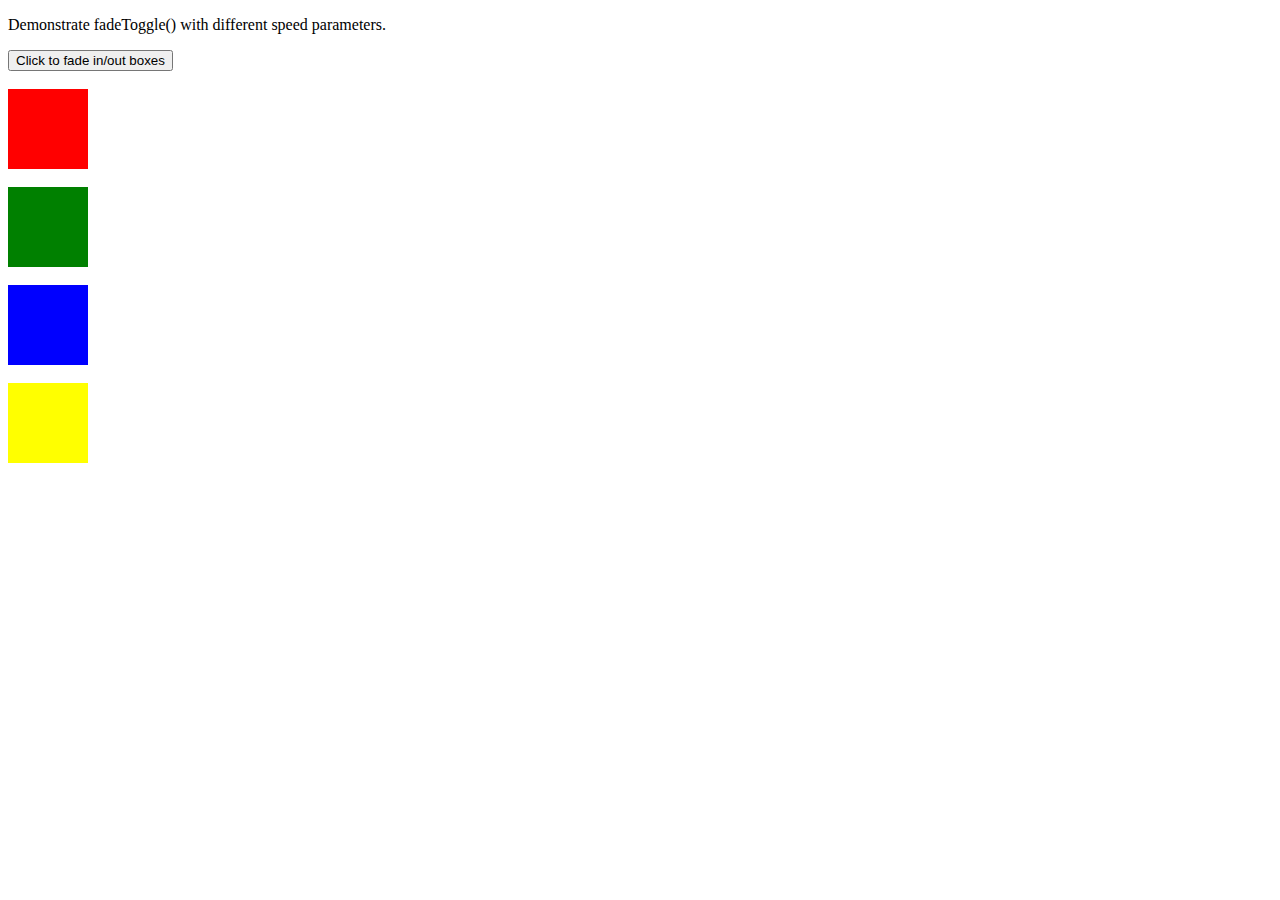
<file: MyGhost/demo.html>
<!DOCTYPE html>
<html>

<head lang="en">
    <meta charset="UTF-8">
    <title></title>
    <script src="jquery-2.1.1.min.js"></script>
    <script>
        $(document).ready(function () {
            $("button").click(function () {
                $("#div1").fadeToggle("fast");
                $("#div2").fadeToggle("slow");
                $("#div3").fadeToggle(3000);
                $("#div4").fadeToggle(5000);
            });
        });
    </script>
</head>
<body>
    <p>Demonstrate fadeToggle() with different speed parameters.</p>
    <button>Click to fade in/out boxes</button>
    <br>
    <br>

    <div id="div1" style="width: 80px; height: 80px;
        background-color: red;"></div>
    <br>
    <div id="div2" style="width: 80px; height: 80px;
        background-color: green;"></div>
    <br>
    <div id="div3" style="width: 80px; height: 80px;
     background-color: blue;"></div>
    <br>
    <div id="div4" style="width: 80px; height: 80px;
     background-color: yellow;"></div>
</body>
</html>
</file>
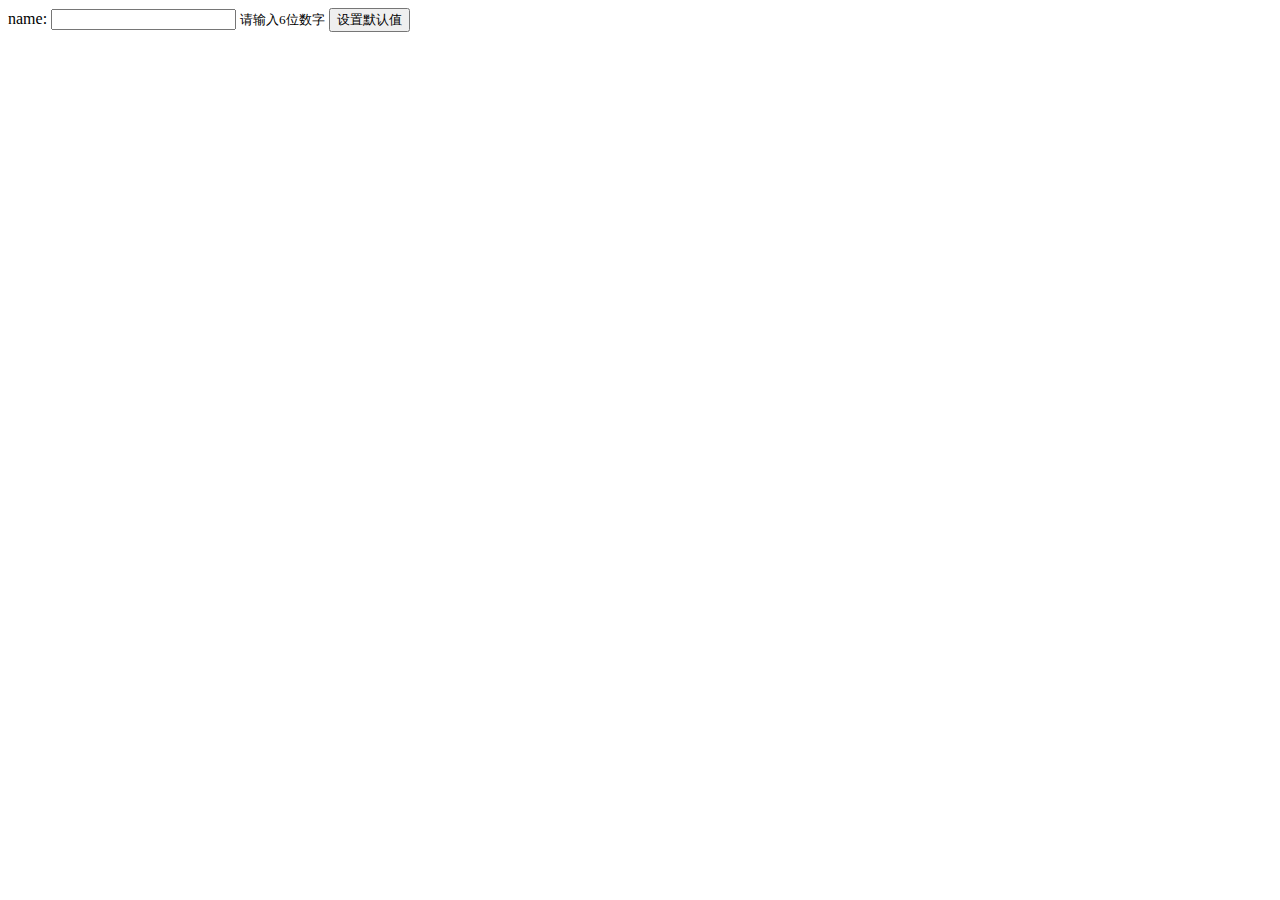
<file: Top/control.html>
<html>

<head lang="en">
    <meta charset="UTF-8">
    <title></title>
</head>

<body>
    <form id="taskForm">
        <label id="label_zip">
            name:
            <input id="txt_zip" type="text" name="txt_zip" maxlength="6">
            <small>请输入6位数字</small>
        </label>
        <input id="btn_validate" type="button" value="设置默认值" onclick="setDefault()">
    </form>
    <script>
        function setDefault() {
            var labelZip = document.getElementById('label_zip');
            var labelbox = labelZip.control;
            labelbox.value = "123465";
        }
    </script>
</body>

</html>
</file>
<file: style.css>
html,body{
    width: 100%;
    height: 100%;
    padding: 0;
    margin: 0;
  }
  
  .body{
    height: 100%;
    position: relative;
  }
  .header{
    height: 80px;
    background-color: #515A6E;
  }
  .section{
    background-color: #afc7de;
    position: absolute;
    left: 0;
    top: 80px;
    bottom: 0;
    right: 0;
  }
  .left{
    background-color: #888888;
    float: left;
    width: 100px;
    height: 100%;
  }
  .right{
    background-color: #F5F7F9;
    height: 100%;
    margin-left: 100px;
  }
</file>
<file: ListStyle/style.css>
*{
    margin: 0;
    padding: 0;
}

ul{
    list-style-type: none;
}

.box{
    width: 789px;
    height: auto;
    margin: 0 auto;
}

.list-box{
    margin: 0 auto;
    width: 700px;
    height: 42px;
    border-bottom: 1px solid #eeeeee;
}

.list{
    float: right;
    padding-top: 10px;
}

.list-box ul li{
    cursor: pointer;
    width: 30px;
    height: 26px;
    float: left;
    display: block;
    background: url("listype-icon.png") no-repeat;

}

.changelist .list-1-o{
    height: 240px;
    width: 240px;
    border: 1px solid #aaaaaa;
    float: left;
    margin-left: 20px;
    margin-bottom: 20px;
}

.changelist .list-2-v{
    height: 170px;
}
</file>
<file: MyGhost/style.css>
*{
    margin: 0;
    padding: 0;
}

body{
    background: #333;
}

.box{
    width: 1000px;
    height: 280px;
    margin: 50px auto;
}

.box .link{
    width: 205px;
    height: 280px;
    margin: 0 20px;
    float: left;
    position: relative;
}
/*
Transition

•定义和用法
•transition 属性是一个简写属性，用于设置四个过渡属性：
•transition-property
•transition-duration
•transition-timing-function
•transition-delay
•语法
•transition: property duration timing-function delay;
•值描述
•transition-property规定设置过渡效果的 CSS 属性的名称。
•transition-duration规定完成过渡效果需要多少秒或毫秒。
•transition-timing-function规定速度效果的速度曲线。
•transition-delay定义过渡效果何时开始(延时执行时间)。

•浏览器支持
•Internet Explorer 10、Firefox、Opera 和 Chrome 支持 transition 属性。
•Safari 支持替代的 -webkit-transition 属性。
•注释：Internet Explorer 9 以及更早版本的浏览器不支持 transition 属性。*/
/*span属于内敛元素，不具备宽高，使用display属性显示*/
.link .icon{
    display: inline-block;
    width: 100%;
    height: 190px;
    transition: 0.2s linear;
    -webkit-transition: 0.2s linear;
    -o-transition: 0.2s linear;
    -moz-transition: 0.2s linear;
    -ms-transition: 0.2s linear;
}

.link-miss .icon{
    background:url("mission.png") no-repeat center center;
}


.link-play .icon{
    background: url("play.png") no-repeat center center;
}


.link-touch .icon{
    background: url("touch.png") no-repeat center center;
}
/*Transform

•定义和用法
•transform 属性向元素应用 2D 或 3D 转换。该属性允许我们对元素进行旋转、缩放、移动或倾斜
•rotate(angle )定义 2D 旋转，在参数中规定角度
•rotateX(angle)定义沿着 X 轴的 3D 旋转。
•rotateY(angle)定义沿着 Y 轴的 3D 旋转。
•rotateZ(angle)定义沿着 Z 轴的 3D 旋转。
•scale(x,y)定义 2D 缩放转换。
•scale3d(x,y,z)定义 3D 缩放转换。
•scaleX(x)通过设置 X 轴的值来定义缩放转换。
•scaleY(y)通过设置 Y 轴的值来定义缩放转换。
•scaleZ(z)通过设置 Z 轴的值来定义 3D 缩放转换。

•浏览器支持
•Internet Explorer 10、Firefox、Opera 支持 transform 属性。
•Internet Explorer 9 支持替代的 -ms-transform 属性（仅适用于 2D 转换）。
•Safari 和 Chrome 支持替代的 -webkit-transform 属性（3D 和 2D 转换）。
•Opera 只支持 2D 转换。

*/
/*.link:hover .icon*/
.link .icon:hover{
    transform: rotate(360deg) scale(1.2);
    -ms-transform: rotate(360deg) scale(1.2);
    -webkit-transform: rotate(360deg) scale(1.2);
    -o-transform: rotate(360deg) scale(1.2);
    -moz-transform: rotate(360deg) scale(1.2);
}
/*
•box-sizing
•定义和用法
•box-sizing 属性允许以特定的方式定义匹配某个区域的特定元素。
•语法
•box-sizing: content-box|border-box|inherit
•值描述
•content-box
•宽度和高度分别应用到元素的内容框。
•在宽度和高度之外绘制元素的内边距和边框。
•border-box
•为元素设定的宽度和高度决定了元素的边框盒。
•就是说，为元素指定的任何内边距和边框都将在已设定的宽度和高度内进行绘制。
•通过从已设定的宽度和高度分别减去边框和内边距才能得到内容的宽度和高度。
•inherit  规定应从父元素继承 box-sizing 属性的值。

•浏览器支持
•Internet Explorer、Opera 以及 Chrome 支持 box-sizing 属性。
•Firefox 支持替代的 -moz-box-sizing 属性。*/
.button{
    display: block;
    width: 180px;
    height: 50px;
    text-decoration: none;
    line-height: 50px;
    color:#2DCB70;
    font-family: "微软雅黑", Arial, Helvetica, sans-serif;
    font-weight: bolder;
    border: 2px solid rgba(255,255,255,0.8);
    padding-left: 20px;
    margin: 0 auto;
    box-sizing: border-box;
    -moz-box-sizing: border-box;
    -webkit-box-sizing: border-box;
    background: url("allow.png") no-repeat 130px center;
    position: relative;
    transition: 0.4s ease;
    -webkit-transition: 0.4s ease;
    -o-transition: 0.4s ease;
    -moz-transition: 0.4s ease;
    -ms-transition: 0.4s ease;
}

.button:hover{
    border: 2px solid rgba(255,255,255,1);
    background-position: 140px center;
}

.button .line{
    display: block;
    position: absolute;
    background: none;
    transition: 0.4s ease;
    -webkit-transition: 0.4s ease;
    -o-transition: 0.4s ease;
    -moz-transition: 0.4s ease;
    -ms-transition: 0.4s ease;
}

.button:hover .line{
    background: #fff;
}

/*
 top:
  1.高度不变
  2.宽度变（0-盒子的宽度）
  3.位置：左-右
*/

.button .line-top{
    height: 2px;
    width: 0px;
    left: -110%;
    top: -2px;
}

.button:hover .line-top{
    width: 100%;
    left: -2px;
}

.button .line-bottom{
    width: 0px;
    height: 2px;
    right: -110%;
    bottom: -2px;
}

.button:hover .line-bottom{
    width: 100%;
    right: -2px;
}

.button .line-left{
    width: 2px;
    height: 0;
    left: -2px;
    bottom: -110%;
}

.button:hover .line-left{
    height: 100%;
    bottom: -2px;
}

.button .line-right{
    width: 2px;
    height: 0px;
    right: -2px;
    top: -110%;
}

.button:hover .line-right{
    height: 100%;
    top: -2px;
}

.box .tip{
    position: absolute;
    padding: 0px 14px;
    height: 35px;
    line-height: 35px;
    background: #2DCB70;
    color: #fff;
    top: 160px;
    font-size: 16px;
    font-weight: normal;
    text-transform: none;
    margin: 0 auto;
    border-radius: 3px;
    opacity: 1;
}

.tip em{
    font-style: normal;
}
/* 下三角样式 */
.tip span{
    position: absolute;
    width: 0;
    height: 0;
    overflow: hidden;
    border: 7px solid transparent;
    border-top-color: #2DCB70;
    left: 50%;
    margin-left: -3px;
    bottom: -14px;
}
</file>
<file: MyTab/style.css>
*{
    margin: 0;
    padding: 0;
    list-style: none;
    font-size: 12px;
}

.tab{
    width: 298px;
    height: 98px;
    margin: 10px;
    border: 1px solid #eee;
    overflow: hidden;
}

.tab-title{
    height: 27px;
    position: relative;
    background: #f7f7f7;
}

.tab-title ul{
    position: absolute;
    width: 301px;
    left: -1;
}
.tab-title li{
    float: left;
    width: 58px;
    height: 26px;
    line-height: 26px;
    text-align: center;
    padding: 0 1px;
    border-bottom: 1px solid #eee;
    overflow: hidden;
}

.tab li a:link,.tab li a:visited{
    text-decoration: none;
    color: #000;
}
.tab li a:hover{
    color:#f90;
    font-weight: 700;
}

.tab-title li.select{
    background: #fff;
    border-bottom-color: #fff;
    border-left: 1px solid #eee;
    border-right: 1px solid #eee;
    padding: 0;
}

.tab .tab-content .tabct{
    margin: 10px 10px 10px 19px;
}

.tab .tab-content .tabct ul li{
    float: left;
    width: 134px;
    height: 25px;
    overflow: hidden;
}
</file>
<file: Top/style.css>
*{
    margin: 0;
    padding: 0;
}

.box{
    width: 1000px;
    margin: 0 auto;
}

.btn{
    width: 40px;
    height: 80px;
    position: fixed;
    bottom: 30px;
    background: red;
    left: 50%;
    margin-left: 500px;
}

.btn:hover{
    background: green;
}
</file>
